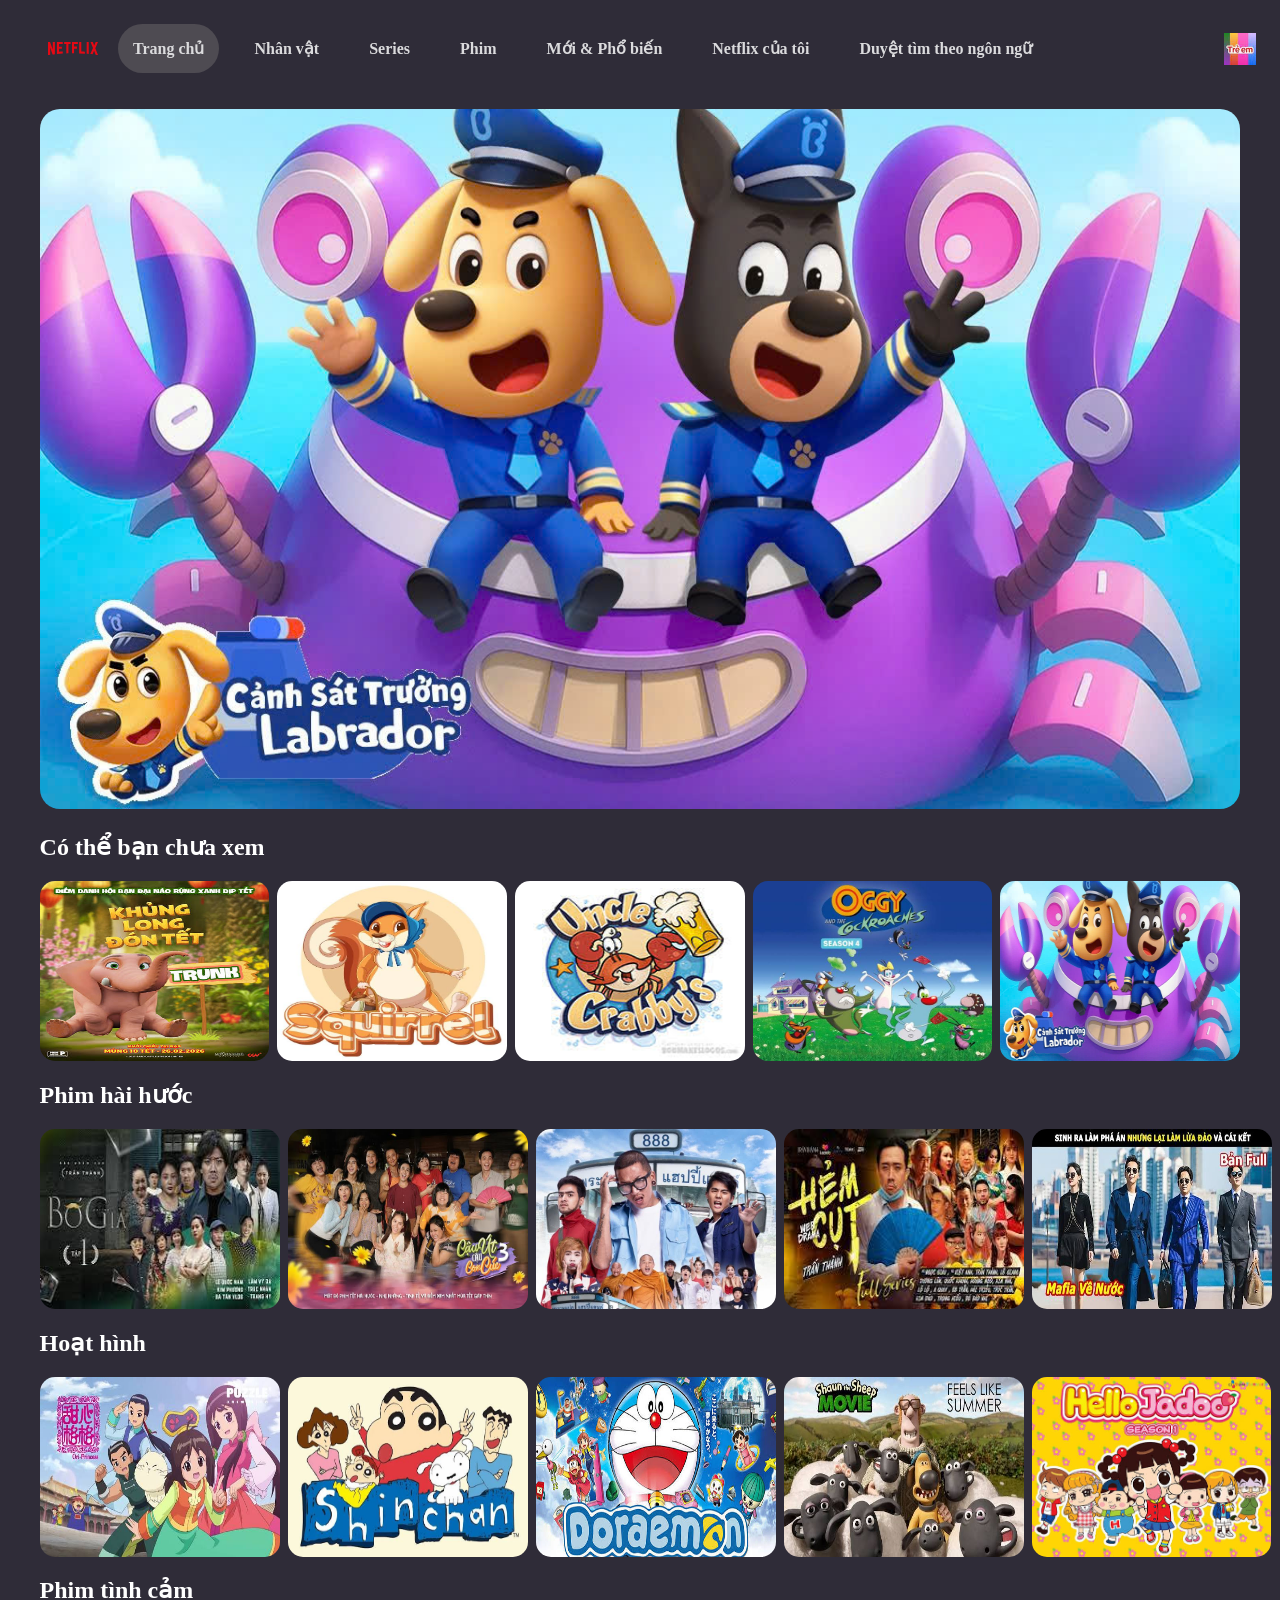
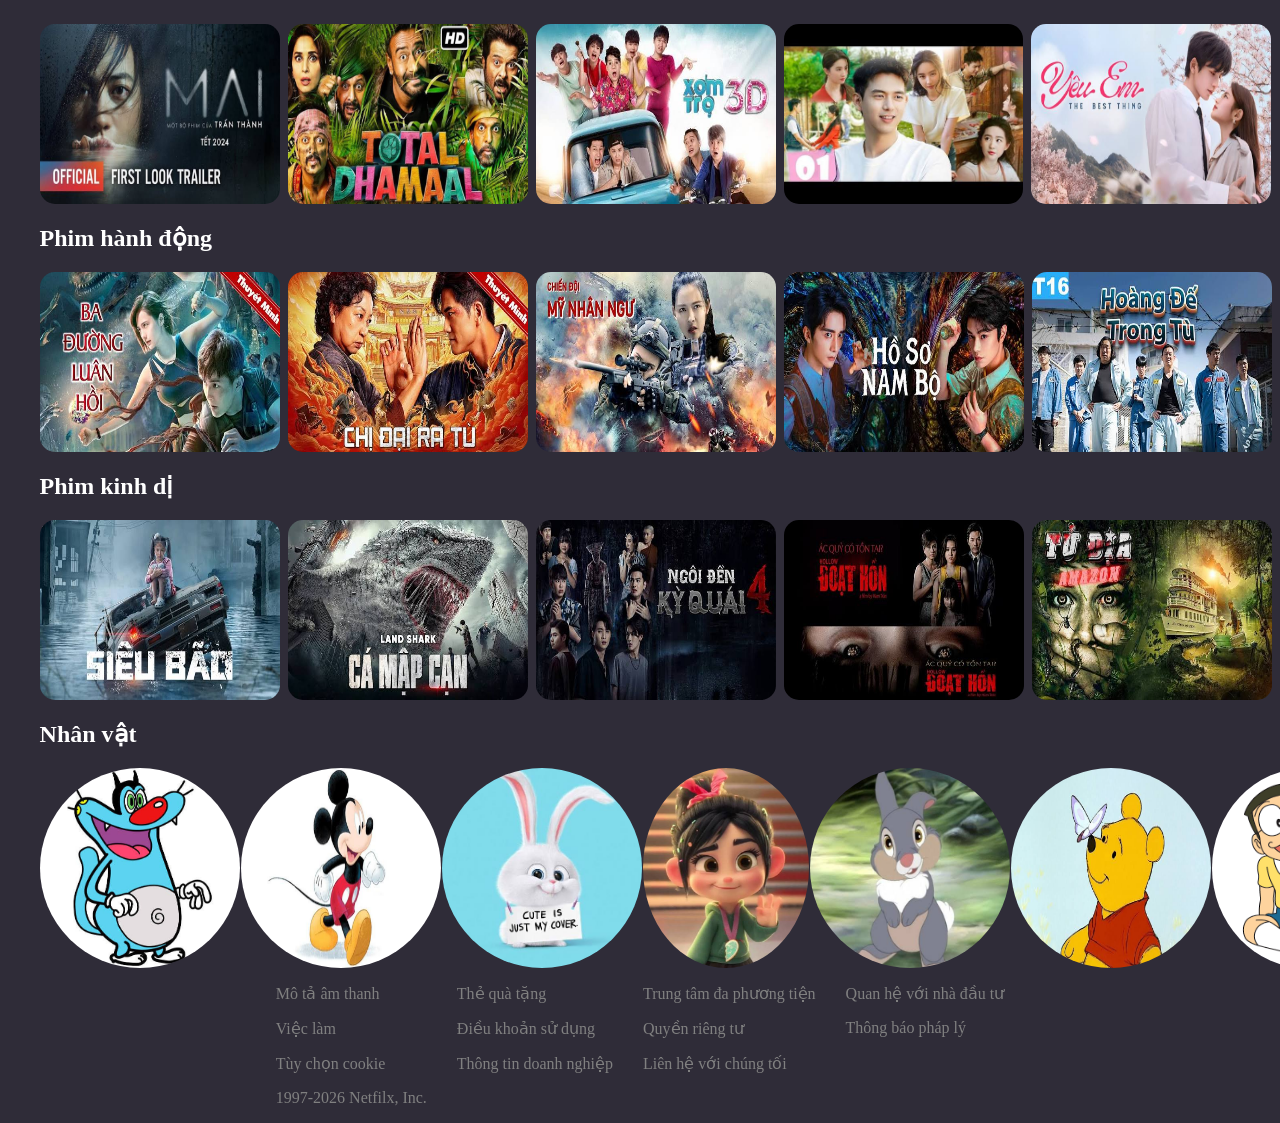
<file: index.html>
<!DOCTYPE html>
<html lang="en">
<head>
    <meta charset="UTF-8">
    <meta name="viewport" content="width=device-width, initial-scale=1.0">
    <title>Netflix</title>
    <link rel="stylesheet" href="style.css" type="text/css">
</head>
<body>
    <header>
    <!-- danh mục /chứa khu vực điều hướng -->
     <nav class="danh-muc">
        <ul class="danh-sach-muc">
            <img class="logo" src="../anh/netfix.svg" alt="">
            <li class="muc dang-chon"><a class="lien-ket-muc"href="#">Trang chủ</a></li>
            <li class="muc"><a class="lien-ket-muc"href="#">Nhân vật</a></li>
            <li class="muc"><a class="lien-ket-muc"href="#">Series</a></li>
            <li class="muc"><a class="lien-ket-muc"href="#">Phim</a></li>
            <li class="muc"><a class="lien-ket-muc"href="#">Mới & Phổ biến</a></li>
            <li class="muc"><a class="lien-ket-muc"href="#">Netflix của tôi</a></li>
            <li class="muc"><a class="lien-ket-muc"href="#"> Duyệt tìm theo ngôn ngữ</a></li>
        </ul>
     </nav>
     <div class="chuc-nang">
        <div class="tim-kiem"></div>
        <div class="thong-tin">
            <img class="avata" src="../anh/tre em.jpg" alt="">
        </div>
         
     </div>
    </header>
    <main>
        
        <div id="bannerPhim" onclick="xemTrailer()" class="banner">
           <img  id="bannerAnh" class="banner-anh" src="../anh/banner.jpg" alt="">
        </div>
        
        <div  id="khungTrailer"style="display:none;"class="banner">
            <iframe  id="videoTrailer" class="banner-anh" src="https://www.youtube.com/embed/I9qUzR3bHxA?si=lWeUDmp58rkm5Q4j" 
            title="YouTube video player" frameborder="0" allow="accelerometer; autoplay; clipboard-write; encrypted-media; gyroscope; picture-in-picture; web-share"
             referrerpolicy="strict-origin-when-cross-origin" allowfullscreen></iframe>
             <h1 class="ten">cảnh sát trưởng labrador</h1>
        </div>
        <div class="danh-sach-the-loai">
            <div class="the-loai">
                <div class="ten-the-loai">
                   <h2> Có thể bạn chưa xem</h2>
                </div>
                <!-- danh sach 1 -->
          <div class="danh-sach-phim">
           <div class="phim">
                <img src="../anh/anh1.jpg" class="phim-poster"onclick="chonPhim(1)"></img>
                <img src="../anh/anh2.jpg" class="phim-poster"onclick="chonPhim(2)"></img>
                <img src="../anh/anh3.jpg" class="phim-poster"onclick="chonPhim(3)"></img>
                <img src="../anh/anh4.jpg" class="phim-poster"onclick="chonPhim(4)"></img>
                <img src="../anh/banner.jpg" class="phim-poster"onclick="chonPhim(5)"></img>
                
            </div>
          </div>
           
             <div class="the-loai">
                <div class="ten-the-loai">
                   <h2>Phim hài hước</h2>
                   <!-- danh sach 2 -->
          <div class="danh-sach-phim">
            <div class="phim">
                <img src="netfix/BỐ GIÀ.jpg" class="phim-poster"onclick="chonPhim(6)"></img>
                <img src="netfix/CẬU ÚT CẬU CON CÚC.jpg" class="phim-poster"onclick="chonPhim(7)"></img>
                <img src="netfix/CHUYẾN XE BÁ ĐẠO.jpg" class="phim-poster"onclick="chonPhim(8)"></img>
                <img src="netfix/HẺM CỤT.jpg" class="phim-poster"onclick="chonPhim(9)"></img>
                <img src="netfix/Những kẻ lừa đảo siêu đẳng.jpg" class="phim-poster"onclick="chonPhim(10)"></img>
                
            </div>
          </div>
           
            
            <div class="the-loai">
                <div class="ten-the-loai">
                   <h2> Hoạt hình</h2>
                   <!-- danh sach 3-->
          <div class="danh-sach-phim">
           <div class="phim">
                <img src="netfix/CÔNG CHÚA ORI.jpg" class="phim-poster"onclick="chonPhim(11)"></img>
                <img src="netfix/Shin - Cậu Bé Bút Chì-hoathinh.jpg" class="phim-poster"onclick="chonPhim(12)"></img>
                <img src="netfix/doremon.jpg" class="phim-poster"onclick="chonPhim(13)"></img>
                <img src="netfix/Những Chú Cừu Thông Minh.jpg" class="phim-poster"onclick="chonPhim(14)"></img>
                <img src="netfix/Xin Chào Jadoo.jpg" class="phim-poster"onclick="chonPhim(15)"></img>
                
            </div>
          </div>
           
            <div class="the-loai">
                <div class="ten-the-loai">
                   <h2>Phim tình cảm</h2>
                   <!-- danh sach 4 -->
         <div class="danh-sach-phim">
             <div class="phim">
                <img src="netfix/mai.jpg" class="phim-poster"onclick="chonPhim(16)"></img>
                <img src="netfix/total dhamaal.jpg" class="phim-poster"onclick="chonPhim(17)"></img>
                <img src="netfix/xóm trọ 3d.jpg" class="phim-poster"onclick="chonPhim(18)"></img>
                <img src="netfix/TRÁI TIM CỦA THIÊN THẦN.jpg" class="phim-poster"onclick="chonPhim(19)"></img>
                <img src="netfix/Yêu Em.jpg" class="phim-poster"onclick="chonPhim(20)"></img>
                
            </div>
          </div>
          <div class="the-loai">
                <div class="ten-the-loai">
                   <h2>Phim hành động</h2>
                   <!-- danh sach 5 -->
         <div class="danh-sach-phim">
           <div class="danh-sach-phim">
             <div class="phim">
                <img src="netfix/BA ĐƯỜNG LUÂN HỒI.jpg" class="phim-poster"onclick="chonPhim(21)"></img>
                <img src="netfix/CHỊ ĐẠI RA TÙ.jpg" class="phim-poster"onclick="chonPhim(22)"></img>
                <img src="netfix/CHIẾN ĐỘI MỸ NHÂN NGƯ.jpg" class="phim-poster"onclick="chonPhim(23)"></img>
                <img src="netfix/Hồ Sơ Nam Bộ.jpg" class="phim-poster"onclick="chonPhim(24)"></img>
                <img src="netfix/HOÀNG ĐẾ TRONG TÙ.jpg" class="phim-poster"onclick="chonPhim(25)"></img>
                
            </div>
          </div>
            <div class="the-loai">
                <div class="ten-the-loai">
                   <h2>Phim kinh dị</h2>
                   <!-- danh sach 6 -->
         <div class="danh-sach-phim">
           <div class="danh-sach-phim">
             <div class="phim">
                <img src="netfix/SIÊU BÃO-kinhdi.jpg" class="phim-poster"onclick="chonPhim(26)"></img>
                <img src="netfix/CÁ MẬP CẠN-kinhdi.jpg" class="phim-poster"onclick="chonPhim(27)"></img>
                <img src="netfix/NGÔI ĐỀN MA QUÁI.jpg" class="phim-poster"onclick="chonPhim(28)"></img>
                <img src="netfix/Đoạt Hồn-kinhdi.jpg" class="phim-poster"onclick="chonPhim(29)"></img>
                <img src="netfix/TỬ ĐỊA AMAZON-kinhdi.jpg" class="phim-poster"onclick="chonPhim(30)"></img>
                
            </div>
          </div>
           <div class="the-loai">
           <div class="ten-the-loai">
                   <h2>Nhân vật</h2>
                   <!-- danh sach 7 -->
          <div class="danh-sach-nhan-vat">
                <img src="../anh/nv1.jpg" class="nhan-vat"></img>
                <img src="../anh/nv2.jpg" class="nhan-vat"></img>
                <img src="../anh/nv3.jpg" class="nhan-vat"></img>
                <img src="../anh/nv4.jpg" class="nhan-vat"></img>
                <img src="../anh/nv5.jpg" class="nhan-vat"></img>
                <img src="../anh/nv6.jpg" class="nhan-vat"></img>
                <img src="../anh/nobita.png" class="nhan-vat"></img>
            </div>
          </div>
        </div>
        <div class="thong-tin">
            <div class="cot">
                <p> Mô tả âm thanh</p>
                <p> Việc làm</p>
                <p> Tùy chọn cookie</p>
                <p> 1997-2026 Netfilx, Inc.</p>
            </div>
            <div class="cot">
                <p>Thẻ quà tặng</p>
                <p>Điều khoản sử dụng</p>
                <p> Thông tin doanh nghiệp</p>
            </div>
            <div class="cot">
                <p>Trung tâm đa phương tiện</p>
                <p> Quyền riêng tư</p>
                <p>Liên hệ với chúng tối</p>
            </div>
            <div class="cot">
                <p>Quan hệ với nhà đầu tư</p>
                <p> Thông báo pháp lý</p>
            </div>
        </div>
    </main>
    <script src="script.js"></script>
</body>
</html>
</file>
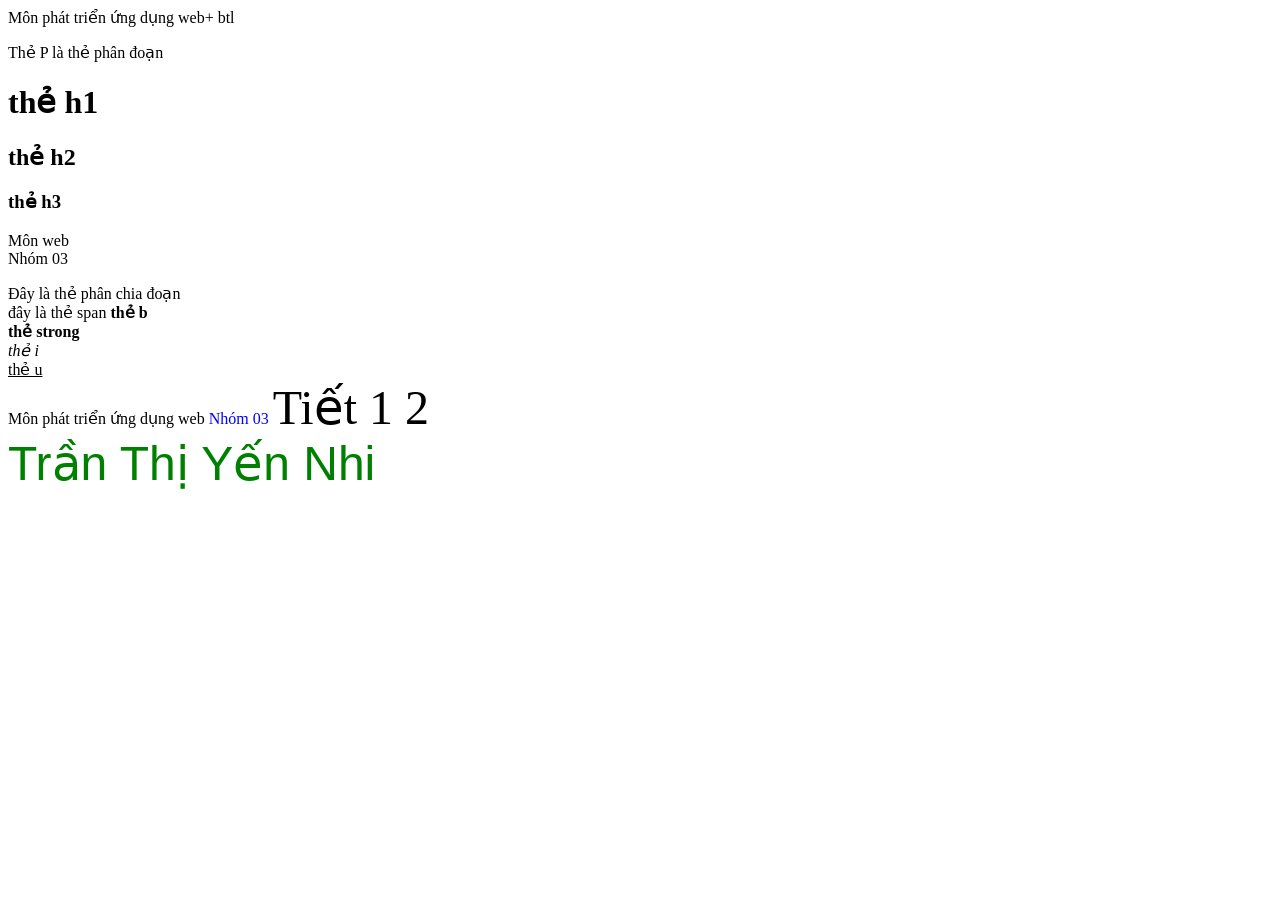
<file: bai1/index.html>
<html>
    <head>
        <title>Bai 1 html </title>
    </head>
    <body>
      Môn phát triển ứng dụng web+ btl
        <!-- để chú thích dùng 2 cách
         c1: Ctrl + K + C
         c2: ctrl + / -->

         <p> Thẻ P là thẻ phân đoạn</p>

         <!-- thẻ h là thẻ định dạng đề mục -->
         <h1> thẻ h1 </h1>
         <h2> thẻ h2</h2>
         <h3> thẻ h3</h3>

         <!-- thẻ br để xuống dòng ( ko có thẻ đóng) -->
         <p> Môn web <br> Nhóm 03</p>

         <!-- thẻ div và span để phân chia đoạn -->
         <div> Đây là thẻ phân chia đoạn</div>
         <span>đây là thẻ span</span>

         <!-- chữ đậm -->
          <b> thẻ b </b><br>
          <strong> thẻ strong </strong><br>

          <!-- chữ nghiêng -->
            <i> thẻ i</i> <br>

            <!-- gạch chân -->
             <u> thẻ u </u><br>

        <div> <font face="verdana">Môn phát triển ứng dụng web </front>
                   <font color="blue">Nhóm 03</font>
                   <font Size="10"> Tiết 1 2</font>
        </div>
        <div> <font face="arial"  color="green" size="10"> Trần Thị Yến Nhi</font>
        </div>
            
        </body>
</html>
</file>
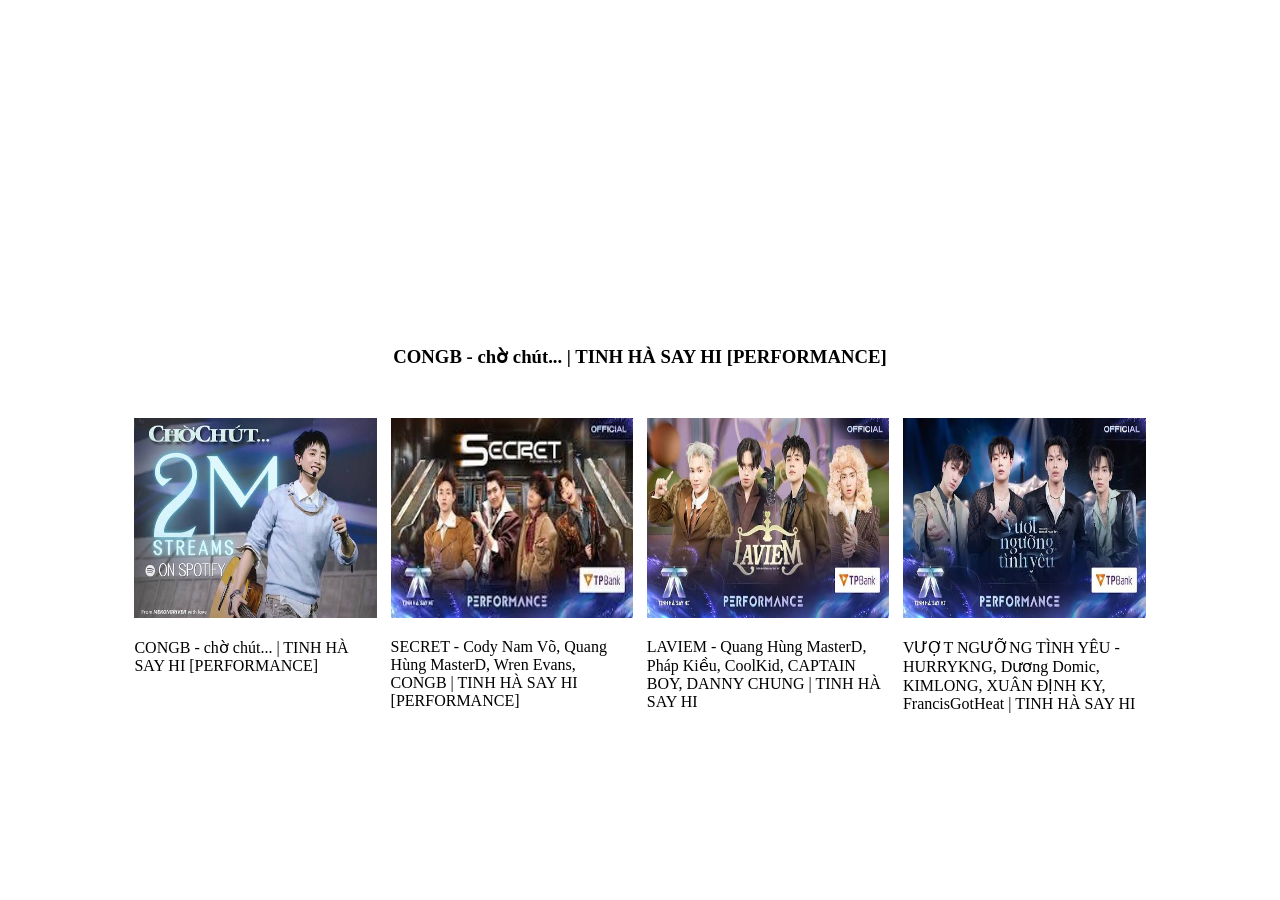
<file: bai10/index.html>
<!DOCTYPE html>
<html lang="en">
<head>
    <meta charset="UTF-8">
    <meta name="viewport" content="width=<device-width>, initial-scale=1.0">
    <title>Document</title>
    <style>
        .video{
            
            margin:auto;
            text-align:center;
           
        }
        .danh-sach{
            width:80%;
            display:flex;
            margin:50px auto;
            justify-content:space-between;
        }
        .anh{
            width:24%;
            height:100px;
            background-color:aqua;
            
        }
        img{
            width:100%;
            height:200px;
        }
    </style>
</head>
<body>
     <!-- màn xem -->
    <div class="video">
    <iframe  width="560" height="315" src="https://www.youtube.com/embed/eedlpxUw8zg?si=2U5Liw2ucLrBwsrO" 
    title="YouTube video player" 
    frameborder="0" allow="accelerometer; autoplay; clipboard-write; encrypted-media; gyroscope; picture-in-picture; web-share" 
    referrerpolicy="strict-origin-when-cross-origin" allowfullscreen></iframe>
    <h3 class="ten">CONGB - chờ chút... | TINH HÀ SAY HI [PERFORMANCE]</h3>
    </div>
    <div class="danh-sach" > 
        <div class="anh" onclick="chonVid(1)">
          <img src="../bai10/chờ chút.jpg" alt="">
          <p>CONGB - chờ chút... | TINH HÀ SAY HI [PERFORMANCE]</p>
        </div>
        <div class="anh" onclick="chonVid(2)">
          <img src="../bai10/secert.jpg" alt="">
          <p>SECRET - Cody Nam Võ, Quang Hùng MasterD, Wren Evans, CONGB | TINH HÀ SAY HI [PERFORMANCE]</p>
        </div>
        <div class="anh" onclick="chonVid(3)">
          <img src="../bai10/LAVIEM.jpg" alt="">
          <p>LAVIEM - Quang Hùng MasterD, Pháp Kiều, CoolKid, CAPTAIN BOY, DANNY CHUNG | TINH HÀ SAY HI</p>
        </div>
        <div class="anh" onclick="chonVid(4)">
          <img src="../bai10/VƯỢT NGƯỠNG TÌNH YÊU.jpg" alt="">
          <p>VƯỢT NGƯỠNG TÌNH YÊU - HURRYKNG, Dương Domic, KIMLONG, XUÂN ĐỊNH KY, FrancisGotHeat | TINH HÀ SAY HI</p>
        </div>
    </div>
    <script>
        var danhSachVid =[
            {
                id:1,
                ten:"CONGB - chờ chút... | TINH HÀ SAY HI [PERFORMANCE]",
                duongDanAnh:"anh1.jpg",
                duongDanYoutube:"https://www.youtube.com/embed/eedlpxUw8zg?si=5DbAEGI2S0TY7dYB",
            },
            {
                id:2,
                ten:"SECRET - Cody Nam Võ, Quang Hùng MasterD, Wren Evans, CONGB | TINH HÀ SAY HI [PERFORMANCE]",
                duongDanAnh:"anh2.jpg",
                duongDanYoutube:"https://www.youtube.com/embed/Rb3hfEPyJxQ?si=ZkK9NCmdYcDrvl5c",
            },
            {
                id:3,
                ten:"LAVIEM - Quang Hùng MasterD, Pháp Kiều, CoolKid, CAPTAIN BOY, DANNY CHUNG | TINH HÀ SAY HI",
                duongDanAnh:"anh3.jpg",
                duongDanYoutube:"https://www.youtube.com/embed/XqLsUne19Gs?si=jdGc9xAGzBkbuli8",
            },
            {
                id:4,
                ten:"VƯỢT NGƯỠNG TÌNH YÊU - HURRYKNG, Dương Domic, KIMLONG, XUÂN ĐỊNH KY, FrancisGotHeat | TINH HÀ SAY HI",
                duongDanAnh:"anh4.jpg",
                duongDanYoutube:"https://www.youtube.com/embed/3YJegkIccEY?si=Dj_d9Eg7DpvHqvcl" ,
            },
        ];
        function chonVid(id){
            for(let i=0;i<danhSachVid.length;i++){
                if(danhSachVid[i].id==id){
                    document.getElementsByClassName("ten")[0].innerHTML=danhSachVid[i].ten;
                    document.getElementsByTagName("iframe")[0].src=danhSachVid[i].duongDanYoutube;
                }
           
            }
        }
       
    </script>
</body>
</html>
</file>
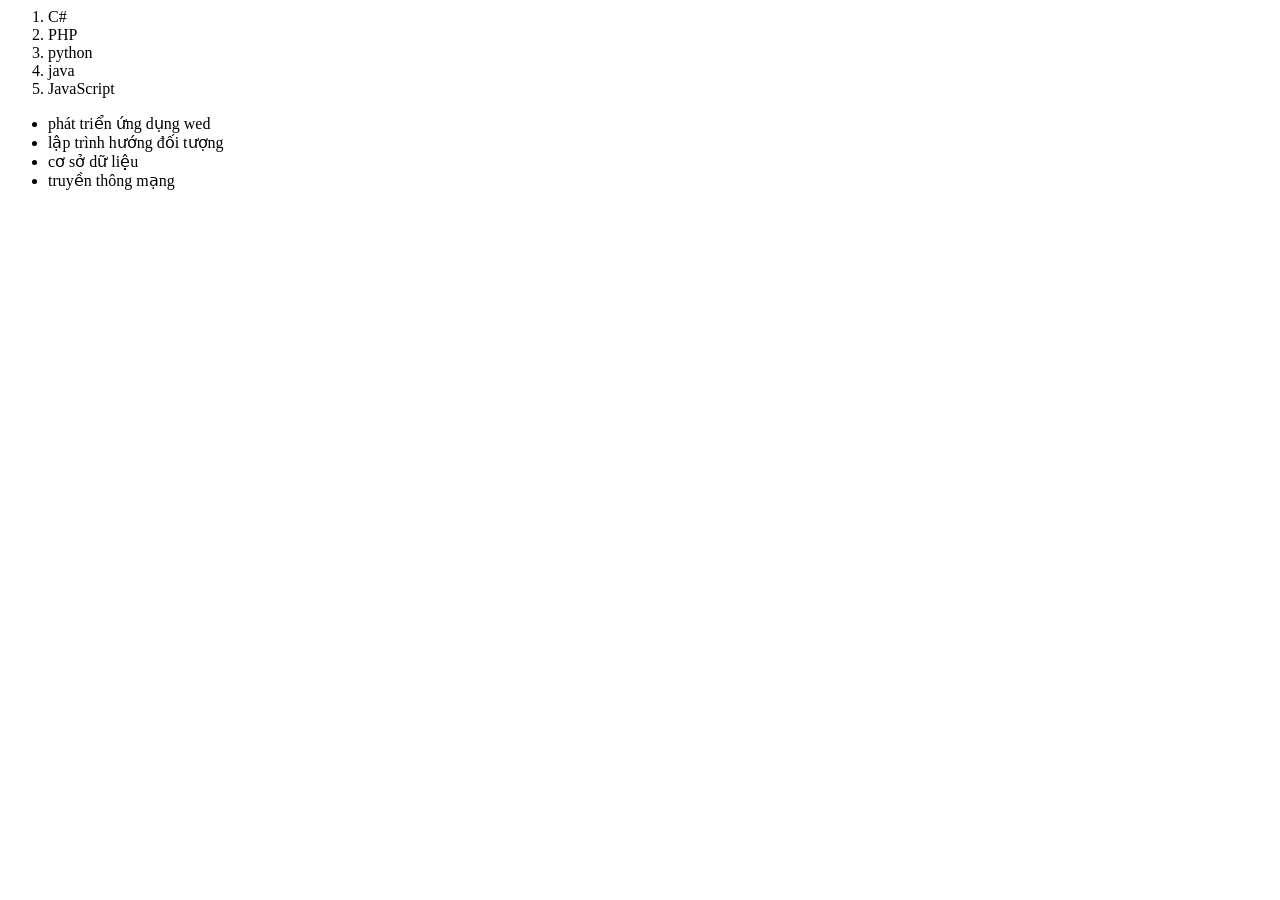
<file: bai3/index.html>
<html>
    <head>
        <title>bài 3</title>
    </head>
    <body>
        <ol>
            <li>C#</li>
            <li>PHP</li>
            <li>python</li>
            <li>java</li>
            <li>JavaScript</li>
        </ol>
        <ul>
            <li>phát triển ứng dụng wed</li>
            <li>lập trình hướng đối tượng</li>
            <li>cơ sở dữ liệu </li>
            <li>truyền thông mạng</li>
            <table
        </ul>
    </body>
</html>
</file>
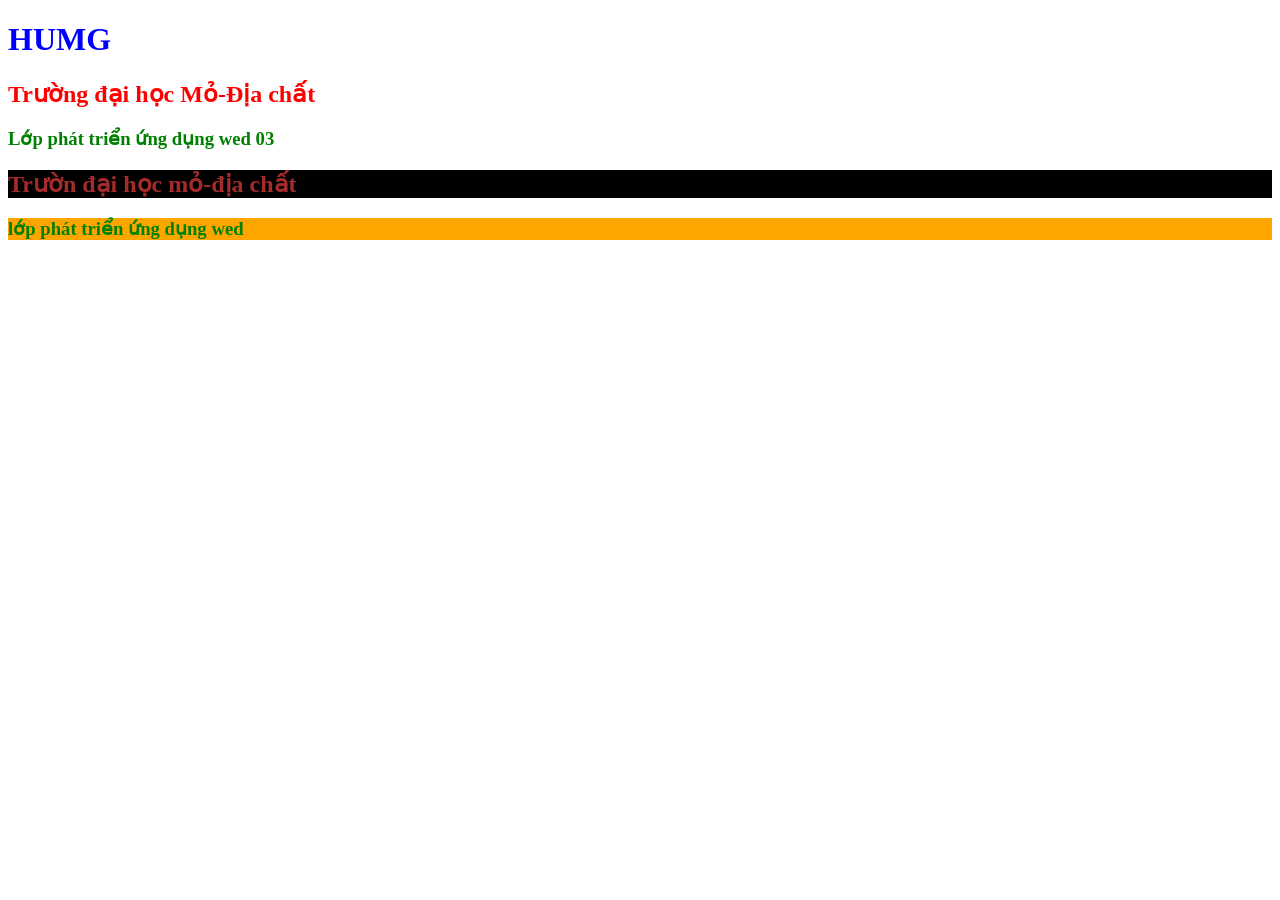
<file: bai5/index.html>
<!DOCTYPE html>
<html lang="en">
<head>
    <meta charset="UTF-8">
    <meta name="viewport" content="width=>, initial-scale=1.0">
    <title>Bai 5</title>
    <link rel="stylesheet" href="style.css" type="text/css">
    <style>
        /* loại 2 :internal style */
        h2{
            /* color dùng để định dạng màu chữ */
            color:red;
        }
            #tieude{
                color:brown;
            }
        
    </style>
</head>   
<body>
    <h1 style="color:blue">HUMG</h1>
     <!-- loại 1 inline style -->
    <!-- Kiểu 1 viết style trong thẻ -->

     <!-- Kiểu 2  -->
     <h2>Trường đại học Mỏ-Địa chất</h2>

     <h3>Lớp phát triển ứng dụng wed 03</h3>

      <!-- II.selector
     cách 1:dùng tên thẻ -->
     <!-- cách 2:dùng id  -->
      <h2 id="tieude" class="tieude">Trườn đại học mỏ-địa chất</h2>
      <!-- cách 3 :dung class (viết dấy,trước tên class) -->

      <h3 class="tieude2">lớp phát triển ứng dụng wed</h3>
</body>
</html>
</file>
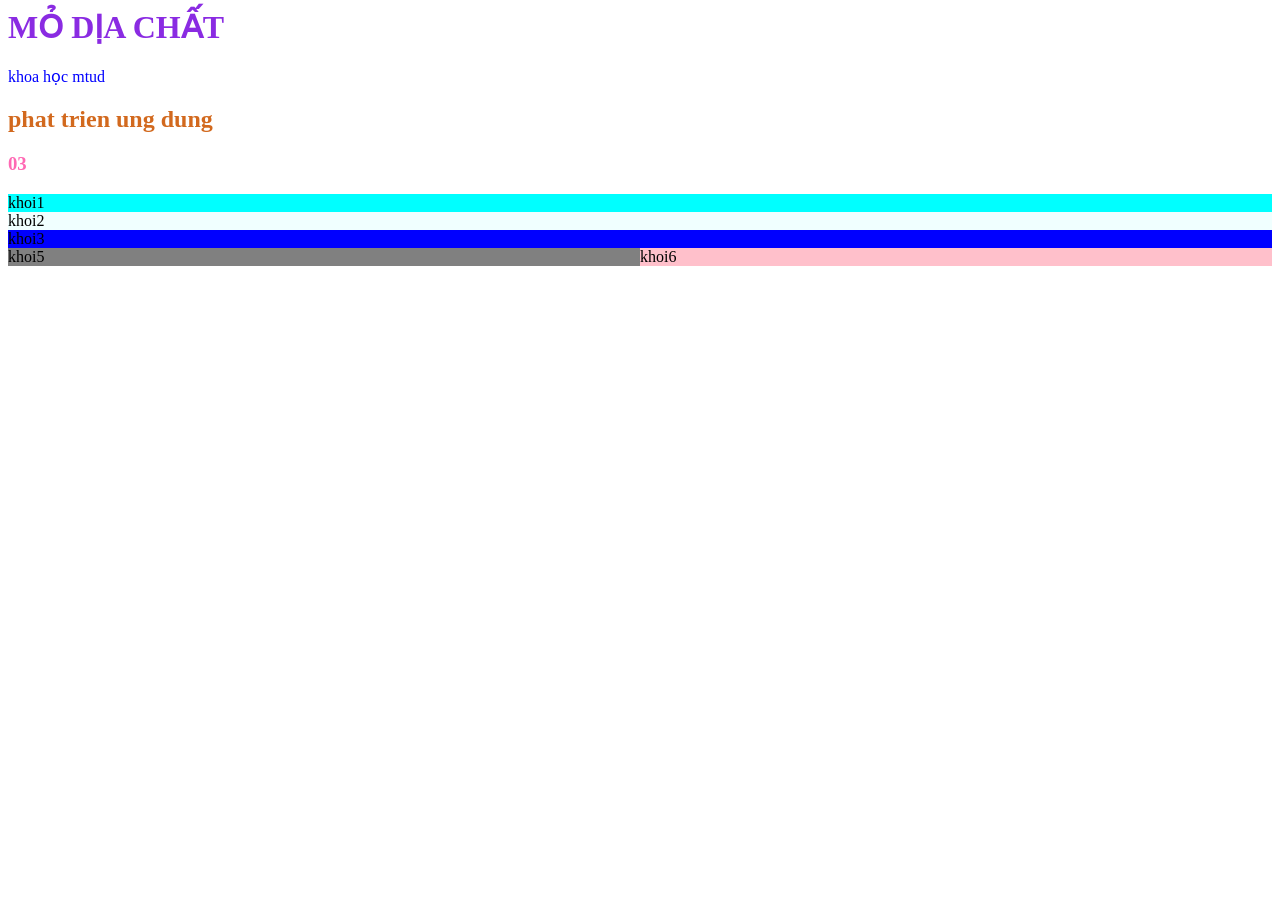
<file: bai6/index.html>
<html>
    <head>
        <title>bai 6</title>
        <style>
            p{
                color:blue
            }
        #tieude{
            color:chocolate
        }
         h3.nhom{
            color:hotpink
        }

        </style>
        <style>
            .khoi1{
               background-color:cyan;
            }
            .khoi2{
                background-color:azure;
                /* 1 giai tri : cach deu xung quanh = gia tri do */
                /* 2 giai tri : gia tri dau {tren duoi}, gia tri 2 ( phai, trai) */
                /* 4  gia tri : theo thu tu tren phai duoi trai */
                margin: 50px;
                
                 /* giong margin maf ben trong background */
                 margin:auto;
                 /* margin auto căn khối ra giữa */
            }
            .khoi3{
                background-color:blue;
            }
            .khoi4{
                background-color:orange;
                display: flex;
            }
            .khoi5{
                background-color:grey;
                width:50%;
            }
            .khoi6{
                background-color:pink;
                 width:50%;
            }
        </style>
    </head>
    <body>
      <h1 style="color:blueviolet">MỎ DỊA CHẤT</h1>
      <p>khoa học mtud</p>
      <h2 id="tieude">phat trien ung dung</h2>
      <h3 class="nhom">03</h3>

    </body>
    <body>
        <div class="khoi1">khoi1</div>
        <div class="khoi2">khoi2</div>
        <div class="khoi3">khoi3</div>

        <div class="khoi4">
        <div class="khoi5">khoi5</div>
        <div class="khoi6">khoi6</div></div>
    </body>
</html>
</file>
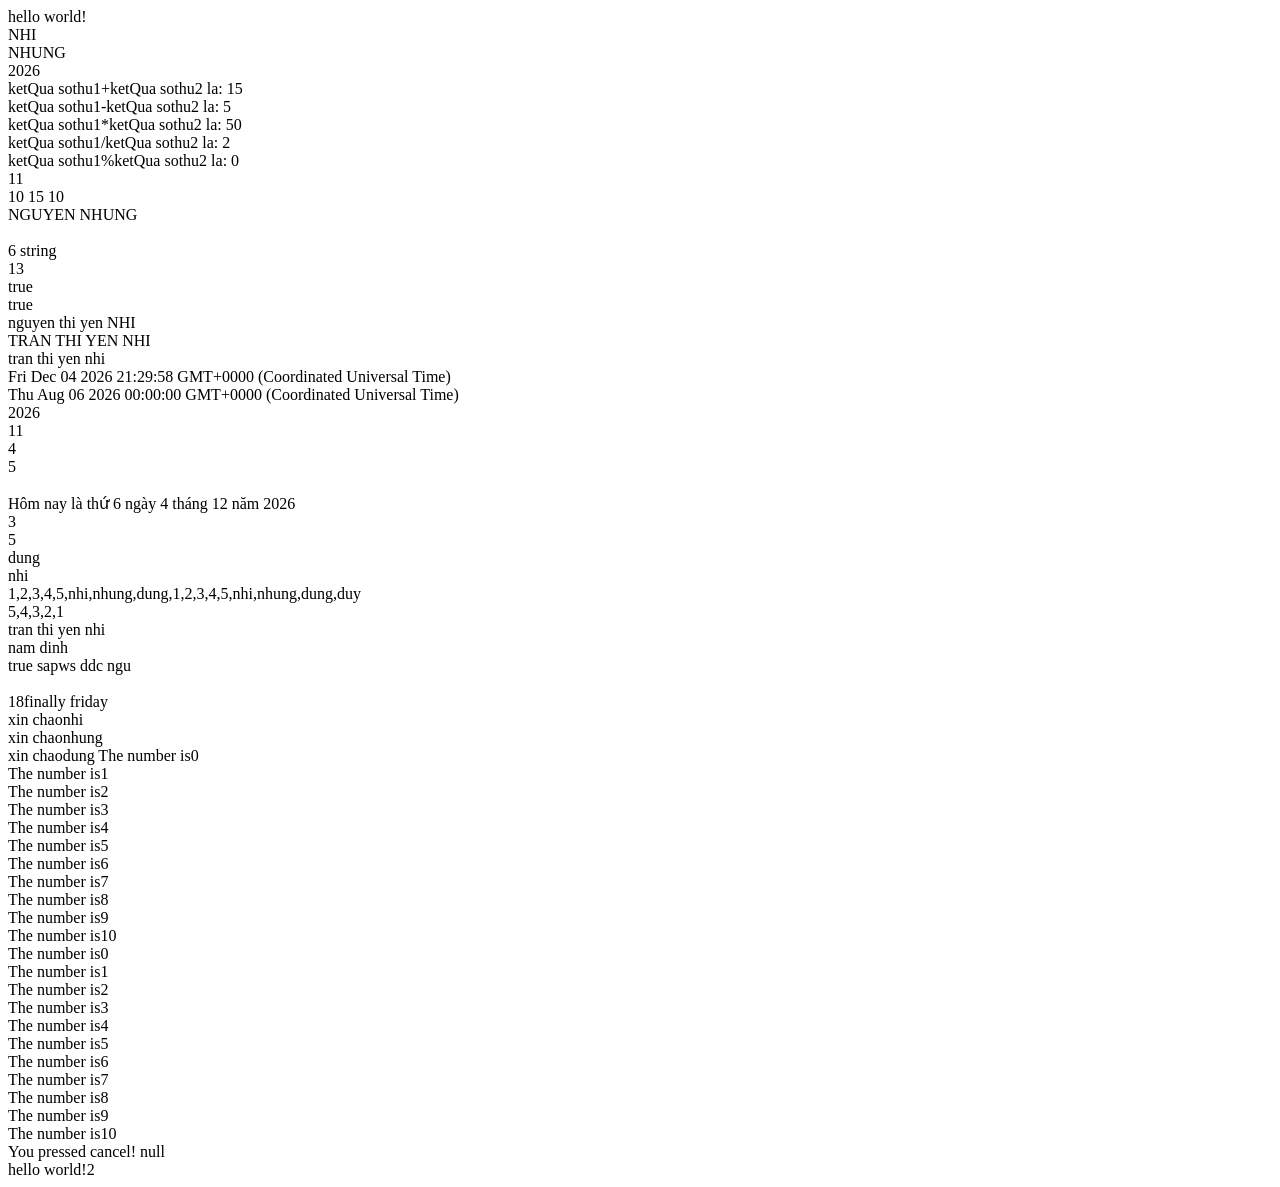
<file: bai7/index.html>
<!DOCTYPE html>
<html lang="en">
<head>
    <meta charset="UTF-8">
    <meta name="viewport" content="width=device-width, initial-scale=1.0">
    <title>Document</title>
</head>
<body>
    <!-- internal javaScript -->
    <script>
        //  in ra màn hình
        document.writeln("hello world!<br>");

        // khai báo biến
        var name = "NHI <br>";
        document.writeln(name);
        name = "NHUNG<br>";
        document.writeln(name);

        var year= 2026;
        document.writeln(year);
        //Phep cong//
       var sothunhat = 10;
        var sothuhai =5;
        var ketQua =0;
        //cong+//
        document.writeln( "<br>ketQua sothu1+ketQua sothu2 la:");
        ketQua= sothunhat+sothuhai;
        document.writeln(ketQua);
        //tru-//
        document.writeln( "<br>ketQua sothu1-ketQua sothu2 la:");
        ketQua= sothunhat-sothuhai;
        document.writeln(ketQua);
        //nhan
        document.writeln( "<br>ketQua sothu1*ketQua sothu2 la:");
        ketQua= sothunhat*sothuhai;
        document.writeln(ketQua);
        //chia
        document.writeln( "<br>ketQua sothu1/ketQua sothu2 la:");
        ketQua= sothunhat/sothuhai;
        document.writeln(ketQua);
        //chia %
        document.writeln( "<br>ketQua sothu1%ketQua sothu2 la:");
        ketQua= sothunhat%sothuhai;
        document.writeln(ketQua);

        //++
        document.writeln("<br>");
        document.writeln(++sothunhat);
        // document.writeln("<br>");
        // document.writeln(sothunhat++);
        //--
        document.writeln("<br>");
        document.writeln(--sothunhat );

        // +=
        sothunhat += sothuhai;
        document.writeln(sothunhat);

        //-=
        sothunhat -= sothuhai;
        document.writeln(sothunhat);

        var ho = "NGUYEN";
        document.writeln( "<br>"+ho+" "+name);
        document.writeln("<br>");
        document.writeln(ho.length);

        // kiem tra kieu du lieu cua bien
        document.writeln(typeof(ho));
        //
         document.writeln("<br>");
        var hovaten = "tran thi yen NHI";
        document.writeln(hovaten.indexOf("N"));
         document.writeln("<br>");

        document.writeln(hovaten.includes("n"));
         document.writeln("<br>");
        document.writeln(hovaten.startsWith("tran"));
        // kiemtra
        document.writeln("<br>");
        //thay the ki tu
        document.write(hovaten.replace("tran","nguyen"));
                 document.writeln("<br>");
        document.write(hovaten.toUpperCase());
                document.writeln("<br>");   
        document.write(hovaten.toLocaleLowerCase());
         
        //Date
        var homnay =new Date();
        document.writeln("<br>");
        document.write(homnay);
        //
        var ngay =new Date("8/6/2026");
         document.writeln("<br>");
        document.write(ngay);
        //
        var namnay = homnay.getFullYear();
        document.writeln("<br>");
        document.write(namnay);

        var thangnay = homnay.getMonth();
        document.writeln("<br>");
        document.write(thangnay);

        var ngayhomnay = homnay.getDate();
        document.writeln("<br>");
        document.write(ngayhomnay);
     
        var thuhomnay = homnay.getDay();
         document.writeln("<br>");
        document.write(thuhomnay);
    
        document.writeln("<br>");
        document.writeln("<br> Hôm nay là thứ " + ++thuhomnay + " ngày " + ngayhomnay + " tháng " + ++thangnay + " năm " + namnay);

        //mảng
        var mangso= [1,2,3,4,5];
        document.writeln("<br>");
        document.writeln(mangso[2]);
        document.writeln("<br>");
        document.writeln(mangso.length);
       
        document.writeln("<br>");
        var mangten=["nhi","nhung","dung"]
        document.writeln(mangten[2]);
        
        document.writeln("<br>");
        var mang= [1,2,3,4,5,"nhi","nhung","dung"];
        document.writeln(mang[5]);

        var d = mang.concat(mangso,mangten);
         document.writeln("<br>");
         //"-" các phần tử trong mảng
        //  document.writeln(d.join("-"));
         //in ra phần tử cuối cùng
        //  document.writeln(d.pop());
        d.push("duy")
         document.writeln(d);
         document.writeln("<br>");
         document.writeln(mangso.reverse());
         document.writeln("<br>");
         //object
        var thongtinsinhvien ={
            ten: "tran thi yen nhi",
            namsinh:2006,
            quequan:{
                thanhpho:"nam dinh",
                huyen:"trực ninh"
            }
        };
        //in ra ten
        document.write(thongtinsinhvien.ten);
        document.writeln("<br>");
        //in ra ten que tp
        document.writeln(thongtinsinhvien.quequan.thanhpho);
        tuoi = namnay-thongtinsinhvien.nansinh;
        thongtinsinhvien.tuoi=tuoi;
        // console.log(thongtinsinhvien);
        //boolean:true nam/ false nu
        thongtinsinhvien.gioitinh = false;

        var danhsach=[
            {}
         
        ]
        console.log(danhsach);

        //== != ><
        //=== so sanhs ca gia tri va du lieu
        var so1= 5;
        var so2= 10;
        document.writeln("<br>");
        document.writeln(so1 !==so2);

        if(thuhomnay>=7){
            document.writeln("cuoi tuan");
        
        }
        else if(thuhomnay==6){
            document.writeln("sapws ddc ngu");
        }

        else{
            document.writeln("di hoc");
        }
        document.writeln("<br>");
        //kiem tra so chan le
        var so="200000000000000001";
        var doDai = so.length;
        var soCuoiCung = so[doDai-1];
        document.writeln("<br>");
        //  document.write(soCuoiCung);
        document.write(doDai);
        // if(so%2==0){
        //   document.writeln(so+"sochan");
        // }else{
        //      document.writeln(so+"sole");
        // }
        // switch  case
        var d= new Date();
        var theDay =d.getDay();
        switch (theDay){
        case 5:
            document.write("finally friday");
            break;
        case 6:
            document.write("Super Saturday");
            break;
        case 0:
            document.write("Sleepy Sunday");
            break;
        default:
            document.write("Im looking fordword to this weekend");
        }
        
        // for (var index = 1;index<= 1000; index++){
        //     document.writeln("<br>");
        //     document.writeln("quang anh xl"+ index);
        // }
        // mang var mang= [1,2,3,4,5,"nhi","nhung","dung"];
        for (var i = 0; i < mang.length; i++) {
    if (isNaN(mang[i])==true) {
        document.writeln("<br>");
        document.writeln("xin chao" +mang[i]);
    }
}
      //while
       var i=0;
      while(i<=10){
        document.writeln("The number is"+i);
         document.write("<br />");
         i=i+1;
      }  
     //do while
     var j =0;
     do{
         document.writeln("The number is"+j);
         document.write("<br />");
         j=j+1;
     }while(j<=10)

      //popup boxes
      alert("hello");

       var r =confirm("press a button")
       if (r==true){
         document.writeln("You pressed OK!");
       }
       else{
         document.writeln("You pressed cancel!");
       }
       var r=prompt("Nhap vao ho ten","nhap ten o day")
       document.writeln(r);


       
    </script>
    <script src="script.js"></script>
</body>
</html>
</file>
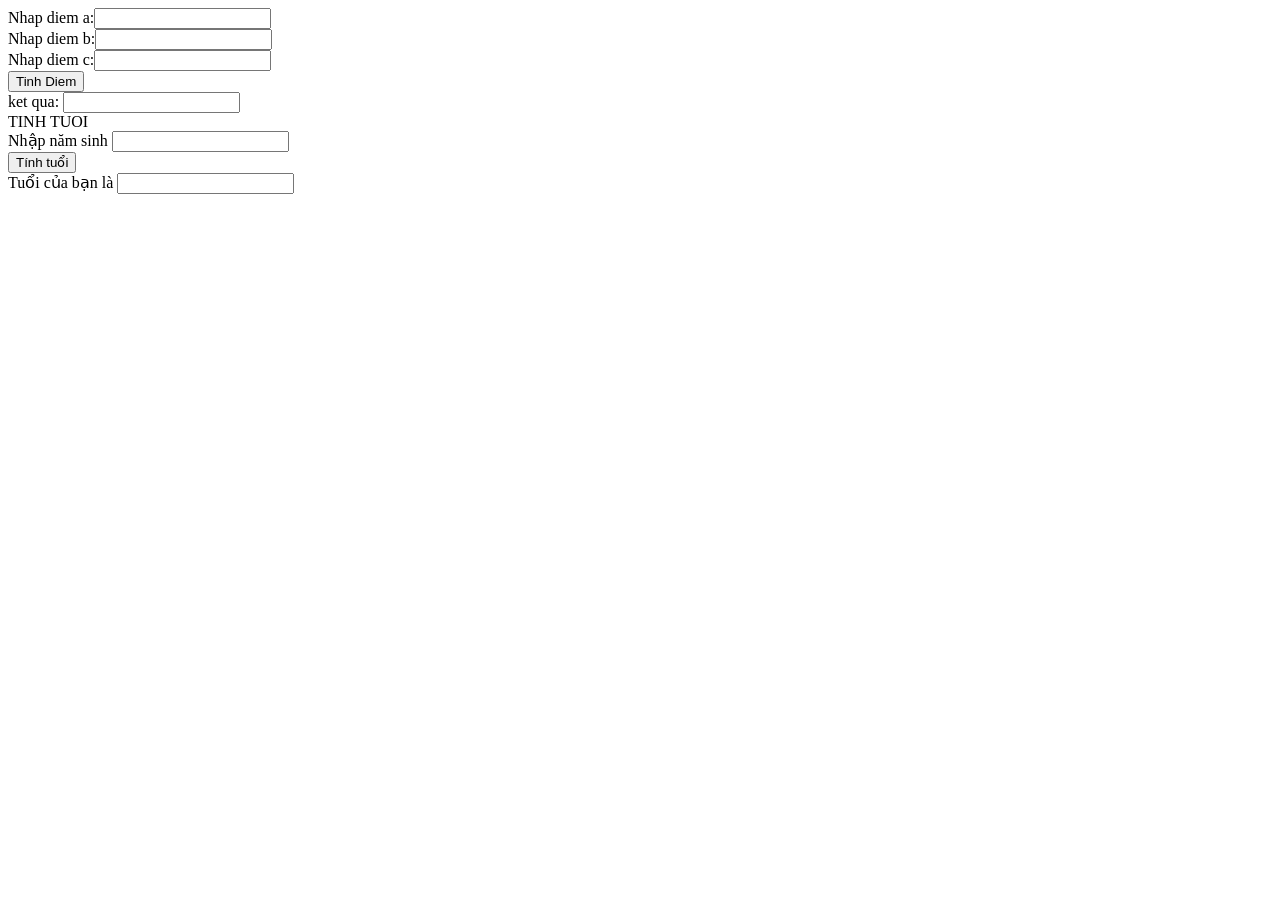
<file: bai8-java/index.html>
<!DOCTYPE html>
<html lang="en">
<head>
    <meta charset="UTF-8">
    <meta name="viewport" content="width=device-width, initial-scale=1.0">
    <title>Document</title>
</head>
<body>
    <div>
        Nhap diem a:<input id="diema" type="number">
    </div>
        <div>
        Nhap diem b:<input id="diemb" type="number">
    </div>
    <div>
        Nhap diem c:<input id="diemc" type="number">
    </div>
    
    <div>
        <button onclick="tinhDiem()">Tinh Diem</button>
    </div>
    <div>
        ket qua: <input id="ketqua" type="text">
    </div>

    
    <div>TINH TUOI</div>
    <div>
        Nhập năm sinh <input id="namSinh" type="number">
    </div>
    <div>
        <button onclick="tinhTuoi()">Tính tuổi</button>
    </div>
    <div>
        Tuổi của bạn là <input id="tuoi" typr="number">
    </div>

    <script>
       function tinhTuoi(){
            var namSinh=parseFloat(document.getElementById("namSinh").value);
            var homNay=new Date();
            var namNay=homNay.getFullYear();
            tuoii=namNay-namSinh;
            document.getElementById("tuoi").value = tuoii;
        }



    
        function tinhDiem() {
         var a = parseFloat( document.getElementById("diema").value);
         var b = parseFloat(document.getElementById("diemb").value);
         var c =parseFloat (document.getElementById("diemc").value);

        //  document.write("diem a nhap vao la:" +a);
        //  document.write("<br>diem b nhap vao la:" +b);
        //  document.write("<br>diem c nhap vao la:" +c);

        // tinhDiemChu(a,b,c);

        document.getElementById("ketqua").value= tinhDiemChu(a,b,c);
        }
        function tinhDiemChu(a, b, c) {
                var tong = a * 0.6 + b * 0.3 + c * 0.1;
                var kq = "";
                if (tong >= 0 && tong < 4) {
                    kq = "F";
                } else if (tong >= 4 && tong < 5) {
                    kq = "D";
                } else if (tong >= 5 && tong < 7) {
                    kq = "C";
                } else if (tong >= 7 && tong < 8){
                    kq = "B";
                } else if (tong >= 8 && tong <= 10) {
                    kq = "A";
                } else {
                    kq = "Điểm không hợp lệ!"
                }
                return kq;
            }


        //fucntion
        //ko tham so
        // function sayHello(){
        //     document.writeln("Hello");

        // }
        // //goi ham de hien thi
        // sayHello();
        // sayHello();
        // sayHello();

        //co tham so
    function sayHello2(ten){
        document.writeln("<br> Xin Chao ban "+ten)
    }

    // sayHello2("nhi");
    //  sayHello2("nhung");
    //   sayHello2("dung");

      // Hàm chuyên nhận 2 số và trả về tổng
// function tinhTong(a, b) {
//     return a + b;
// }

// // Lấy dữ liệu nhập vào từ người dùng
// var num1 = Number(prompt("Nhập số thứ nhất:"));
// var num2 = Number(prompt("Nhập số thứ hai:"));

// // Kiểm tra tính hợp lệ trước khi tính
// if (!isNaN(num1) && !isNaN(num2)) {
//     var ketQua = tinhTong(num1, num2);
//     document.writeln("Tổng của " + num1 + " và " + num2 + " là: " + ketQua);
// } else {
//     document.writeln("Giá trị nhập vào không phải là số hợp lệ!");
// }

function tinhtong(a,b){
    if(isNaN(a) ==false && isNaN(b) ==false){
        document.write(a+b);
    }
    var sothunhat = prompt("Nhập số thứ 1","");
    var sothuhai = prompt("Nhập số thứ 2","");
    tinhtong(sothunhat,sothuhai);
}

//baitapvenhaso2
//viet ham tinh diem chu dua tren 3 dau diem (ABC)
//tong A*0.6+B*0.3+C*0,1=> diem chu tuong ung

//chuyển chuỗi thành số
// parselnt("42");
// parselnt("42.33");
// parsefloat("42.33");
// 3+3+parselnt("3")



    
    </script>
</body>
</html>
</file>
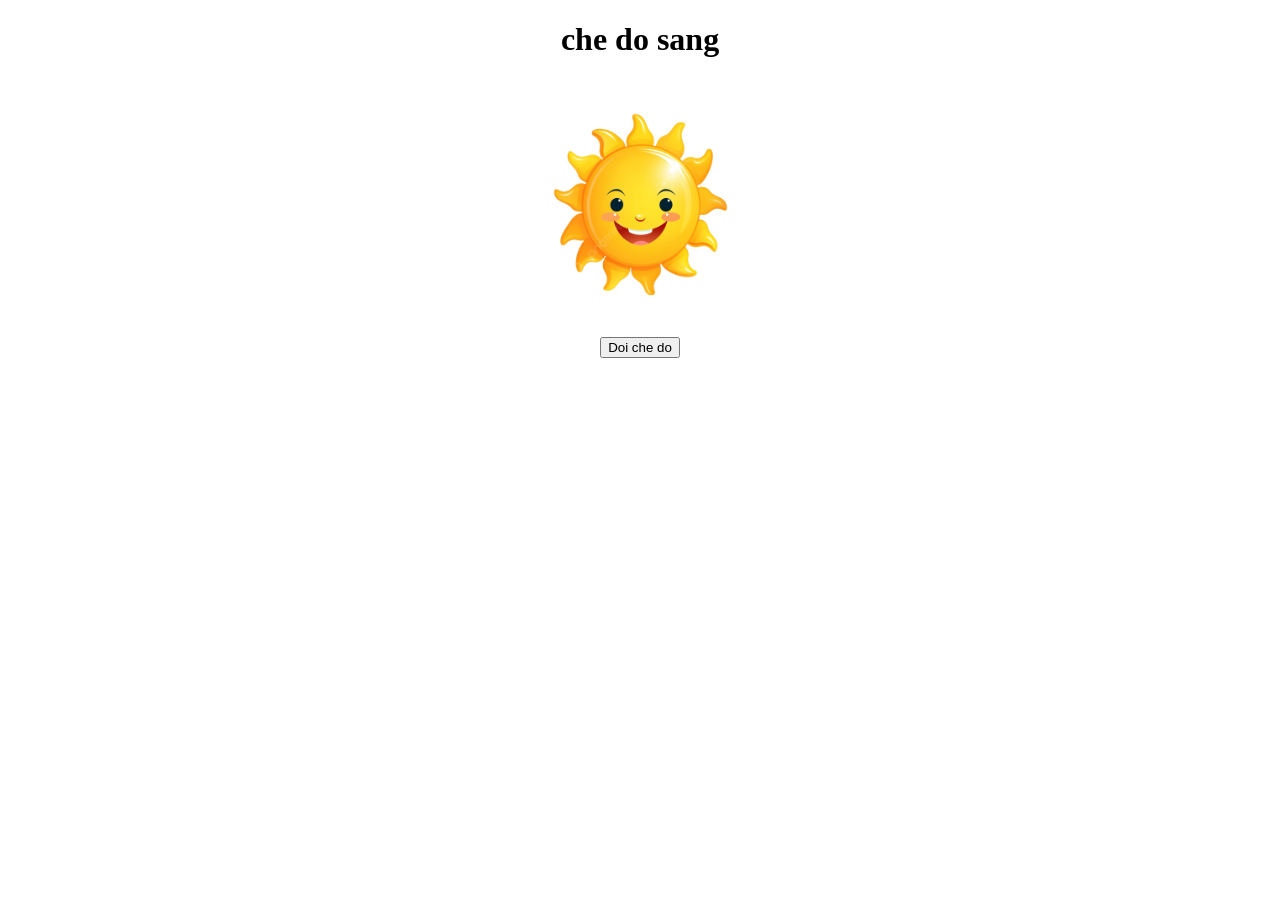
<file: bai9-javascript/index.html>
<!DOCTYPE html>
<html lang="en">
<head>
    <meta charset="UTF-8">
    <meta name="viewport" content="width=device-width, initial-scale=1.0">
    <title>Document</title>
    <style>
       img{
        width:20%;
       }
       .khung{
        width:100%;
        text-align:center;
       }
       .chuc-nang{
        justify-content:center;
       }
    </style>
</head>
<body>
    <div class="khung">
        <h1 class="che-do">che do sang</h1>
        <img  class="anh" src="../anh/mattroi.png">
        <div class="chuc-nang"></div>
        <div>
            <button onclick="doichedo()">Doi che do</button>
        </div>
    </div>
    <script>
        //chedo (boolean: true:sang / fale:toi)
        var chedo = true;
    function doichedo(){
        if (chedo == true) {
            document.getElementsByTagName("body")[0].style = "background-color: black"
        document.getElementsByClassName("che-do")[0].style ="color:white"
        document.getElementsByClassName("che-do")[0].innerHTML ="che do toi"
        document.getElementsByTagName("img")[0].src="../anh/mattrang.png"
        chedo = false;
        }
        else{
        document.getElementsByTagName("body")[0].style = "background-color: white"
        document.getElementsByClassName("che-do")[0].style ="color:black"
        document.getElementsByClassName("che-do")[0].innerHTML ="che do sang"
        document.getElementsByTagName("img")[0].src="../anh/mattroi.png"
        chedo = true;
        }
        
    }
    </script>
</body>
</html>
</file>
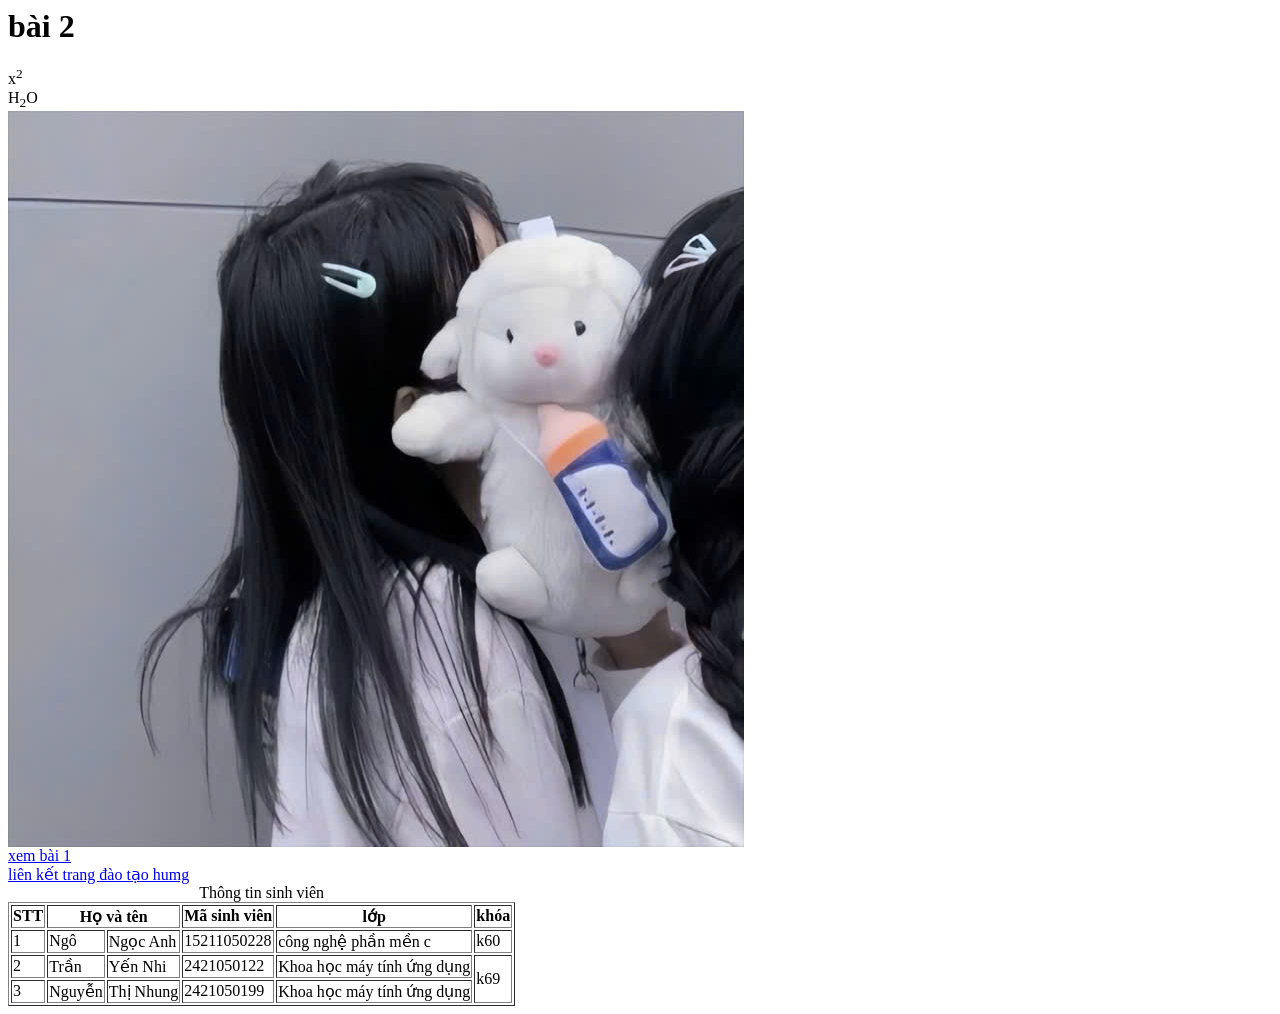
<file: bai2/index1.html>
<html>
    <head>
        <title>bài 2</title>
    </head>
    <body>
        <h1>bài 2</h1>
        <div>
            <!-- chỉ số trên -->
            x<sup>2</sup>
            <br>
            <!-- chỉ số dưới -->
            H<sub>2</sub>O
        </div>
        <div>
            <img src="../anh/avt.jpg">
        </div>
        <div>
            <!-- liên kết  -->
            <a href="index.html">xem bài 1</a>
            <br>
            <a href="https://tuyensinh.humg.edu.vn/Pages/home.aspx">liên kết trang đào tạo humg
                
            </a>
            <div>
                <table border="1">
                    <caption>Thông tin sinh viên</caption>
                    <tr>
                        <th>STT</th>
                        <th colspan="2">Họ và tên</th>
                        <th>Mã sinh viên</th>
                        <th> lớp</th>
                        <th>khóa</th>
                    </tr>
                    <td>1</td>
                    <td>Ngô</td>
                    <td>Ngọc Anh</td>
                    <td>15211050228</td>
                    <td>công nghệ phần mền c</td>
                    <td>k60</td>
                    </tr>
                    <tr>
                        <td>2</td>
                        <td>Trần</td>
                        <td>Yến Nhi</td>
                        <td>2421050122</td>
                        <td>Khoa học máy tính ứng dụng</td>
                        <td rowspan="2">k69</td>
                    </tr>
                    <tr>
                        <td>3</td>
                        <td>Nguyễn</td>
                        <td>Thị Nhung</td>
                        <td>2421050199</td>
                        <td>Khoa học máy tính ứng dụng</td>
                        
                    </tr>
                </table>
            </div>
        </div>
    </body>
</html>
</file>
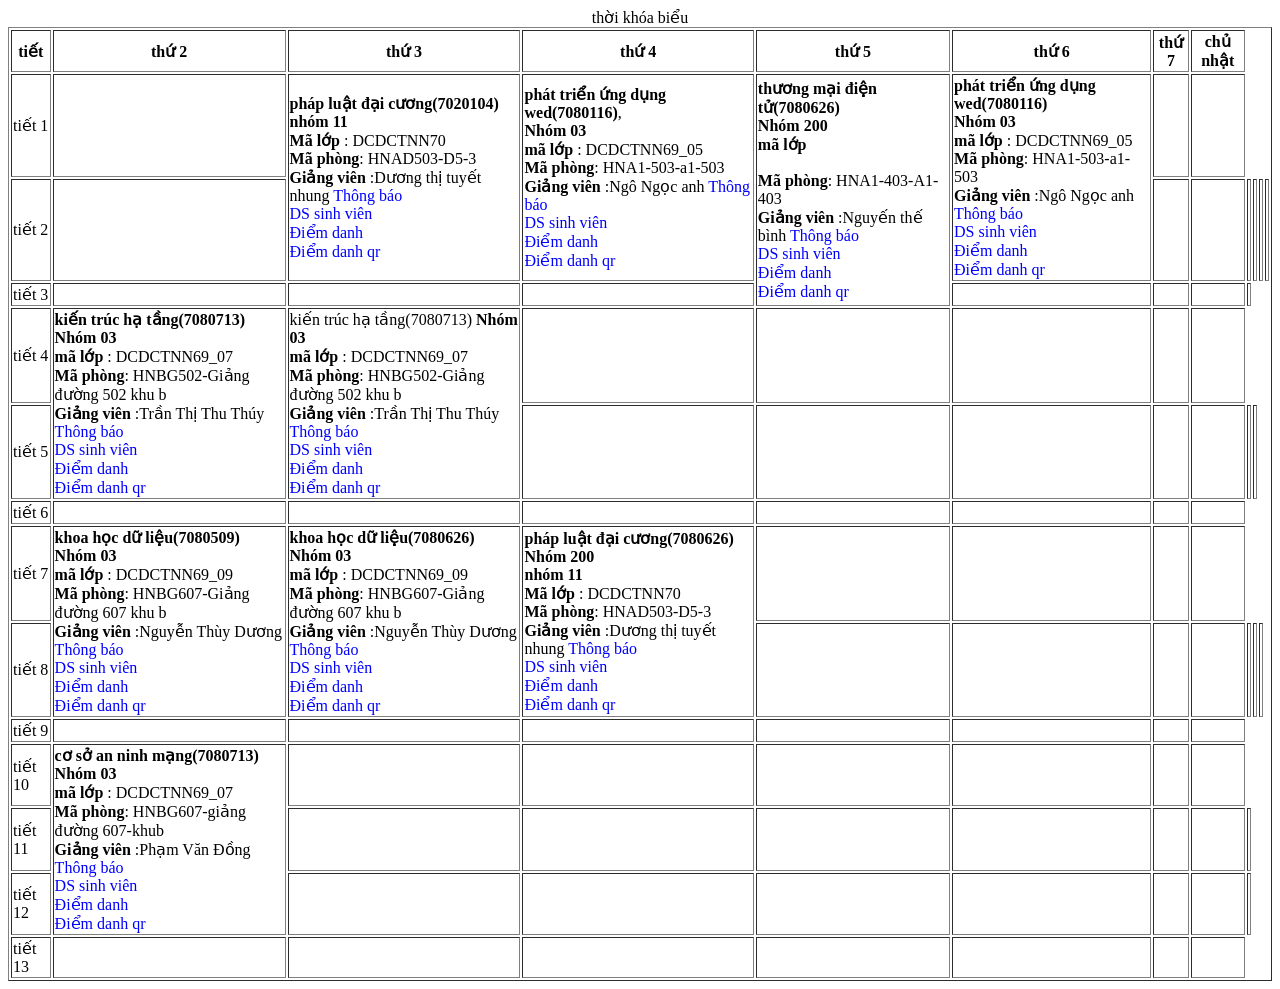
<file: bai3/kiemtra.html>
<html>
    <head>
        <title>kiểm tra b1</title>
    </head>
    <body>
        <table border="1" width="100%">
        <caption>thời khóa biểu</caption>
        <tr>
            <th>tiết</th>
           <th>thứ 2 </th> 
           <th>thứ 3 </th>
           <th>thứ 4 </th>
           <th>thứ 5 </th>
           <th>thứ 6 </th>
           <th>thứ 7 </th>
           <th>chủ nhật</th>
        </tr>

        <tr>
            <td>tiết 1</td>
            <td></td>
            <td rowspan="2"><b>pháp luật đại cương(7020104)</b><br>
                <b>nhóm 11</b>
              <br><b>Mã lớp </b>: DCDCTNN70
              <br><b>Mã phòng</b>: HNAD503-D5-3
               <br><b>Giảng viên</b> :Dương thị tuyết nhung
            <font color="blue">Thông báo
                    <br>
                    DS sinh viên
                    <br>
                    Điểm danh
                    <br>
                    Điểm danh qr
                </font> </td>
             <td rowspan="2"><b>phát triển ứng dụng wed(7080116)</b>,<br>
             <b>Nhóm 03</b><br>
             <b>mã lớp </b>: DCDCTNN69_05
            <br><b>Mã phòng</b>: HNA1-503-a1-503
            <br><b>Giảng viên</b> :Ngô Ngọc anh
            <font color="blue">Thông báo
                    <br>
                    DS sinh viên
                    <br>
                    Điểm danh
                    <br>
                    Điểm danh qr
                </font>
            </td>
            <td rowspan="3"><b>thương mại điện tử(7080626)</b><br><b>Nhóm 200</b><br>
             <b>mã lớp </b><br>
             <br><b>Mã phòng</b>: HNA1-403-A1-403
             <br><b>Giảng viên</b> :Nguyến thế bình
             <font color="blue">Thông báo
                    <br>
                    DS sinh viên
                    <br>
                    Điểm danh
                    <br>
                    Điểm danh qr
                </font>
            </td>
            <td rowspan="2"><b>phát triển ứng dụng wed(7080116)</b><br>
            <b>Nhóm 03</b><br>
             <b>mã lớp </b>: DCDCTNN69_05
            <br><b>Mã phòng</b>: HNA1-503-a1-503
            <br><b>Giảng viên</b> :Ngô Ngọc anh
            <font color="blue">Thông báo
                    <br>
                    DS sinh viên
                    <br>
                    Điểm danh
                    <br>
                    Điểm danh qr
                </font>
            </td>
            <td></td>
            <td></td>
        </tr>
        <tr>
            <td>tiết 2</td>
            <td></td>
            <td></td>
            <td></td>
            <td></td>
            <td></td>
            <td></td>
            <td></td>
        </tr>
        <tr>
            <td>tiết 3</td>
            <td></td>
            <td></td>
            <td></td>
            <td></td>
            <td></td>
            <td></td>
            <td></td>
        </tr>
        <tr>
            <td>tiết 4</td>
            <td rowspan="2"><b>kiến trúc hạ tầng(7080713)</b>
                <b>Nhóm 03</b><br>
             <b>mã lớp </b>: DCDCTNN69_07
            <br><b>Mã phòng</b>: HNBG502-Giảng đường 502 khu b
            <br><b>Giảng viên</b> :Trần Thị Thu Thúy
            <font color="blue">Thông báo
                    <br>
                    DS sinh viên
                    <br>
                    Điểm danh
                    <br>
                    Điểm danh qr
                </font>
            </td>
            <td rowspan="2"><b></b>kiến trúc hạ tầng(7080713)</b>
                <b>Nhóm 03</b><br>
             <b>mã lớp </b>: DCDCTNN69_07
            <br><b>Mã phòng</b>: HNBG502-Giảng đường 502 khu b
            <br><b>Giảng viên</b> :Trần Thị Thu Thúy
            <font color="blue">Thông báo
                    <br>
                    DS sinh viên
                    <br>
                    Điểm danh
                    <br>
                    Điểm danh qr
                </font>
            </td>
            <td></td>
            <td></td>
            <td></td>
            <td></td>
            <td></td>
        </tr>
        <tr>
            <td>tiết 5</td>
            <td></td>
            <td></td>
            <td></td>
            <td></td>
            <td></td>
            <td></td>
            <td></td>
        </tr>
        <tr>
            <td>tiết 6</td>
            <td></td>
            <td></td>
            <td></td>
            <td></td>
            <td></td>
            <td></td>
            <td></td>
        </tr>
        <tr>
            <td>tiết 7</td>
            <td rowspan="2"><b>khoa học dữ liệu(7080509)</b><br><b>Nhóm 03</b><br>
             <b>mã lớp </b>: DCDCTNN69_09
            <br><b>Mã phòng</b>: HNBG607-Giảng đường 607 khu b
            <br><b>Giảng viên</b> :Nguyễn Thùy Dương
            <font color="blue">Thông báo
                    <br>
                    DS sinh viên
                    <br>
                    Điểm danh
                    <br>
                    Điểm danh qr
                </font>
            </td>
            <td rowspan="2"><b>khoa học dữ liệu(7080626)</b><br><b>Nhóm 03</b><br>
             <b>mã lớp </b>: DCDCTNN69_09
            <br><b>Mã phòng</b>: HNBG607-Giảng đường 607 khu b
            <br><b>Giảng viên</b> :Nguyễn Thùy Dương
            <font color="blue">Thông báo
                    <br>
                    DS sinh viên
                    <br>
                    Điểm danh
                    <br>
                    Điểm danh qr
                </font>
            </td>
            <td rowspan="2"><b>pháp luật đại cương(7080626)</b><br><b>Nhóm 200</b><br>
             <b>nhóm 11</b>
              <br><b>Mã lớp </b>: DCDCTNN70
              <br><b>Mã phòng</b>: HNAD503-D5-3
               <br><b>Giảng viên</b> :Dương thị tuyết nhung
            <font color="blue">Thông báo
                    <br>
                    DS sinh viên
                    <br>
                    Điểm danh
                    <br>
                    Điểm danh qr
                </font> </td>
            <td></td>
            <td></td>
            <td></td>
            <td></td>
        </tr>
        <tr>
            <td>tiết 8</td>
            <td></td>
            <td></td>
            <td></td>
            <td></td>
            <td></td>
            <td></td>
            <td></td>
        </tr>
        <tr>
            <td>tiết 9</td>
            <td></td>
            <td></td>
            <td></td>
            <td></td>
            <td></td>
            <td></td>
            <td></td>
        </tr>
        <tr>
            <td>tiết 10</td>
            <td rowspan="3"><b>cơ sở an ninh mạng(7080713)</b><br><b>Nhóm 03</b><br>
             <b>mã lớp </b>: DCDCTNN69_07
            <br><b>Mã phòng</b>: HNBG607-giảng đường 607-khub
            <br><b>Giảng viên</b> :Phạm Văn Đồng
            <font color="blue">Thông báo
                    <br>
                    DS sinh viên
                    <br>
                    Điểm danh
                    <br>
                    Điểm danh qr
                </font>
            </td>
            <td></td>
            <td></td>
            <td></td>
            <td></td>
            <td></td>
            <td></td>
        </tr>
        <tr>
            <td>tiết 11</td>
            <td></td>
            <td></td>
            <td></td>
            <td></td>
            <td></td>
            <td></td>
            <td></td>
        </tr>
        <tr>
            <td>tiết 12</td>
            <td></td>
            <td></td>
            <td></td>
            <td></td>
            <td></td>
            <td></td>
            <td></td>
        </tr>
        <tr>
            <td>tiết 13</td>
            <td></td>
            <td></td>
            <td></td>
            <td></td>
            <td></td>
            <td></td>
            <td></td>
        </tr>
        </table>
    </body>
</html>
</file>
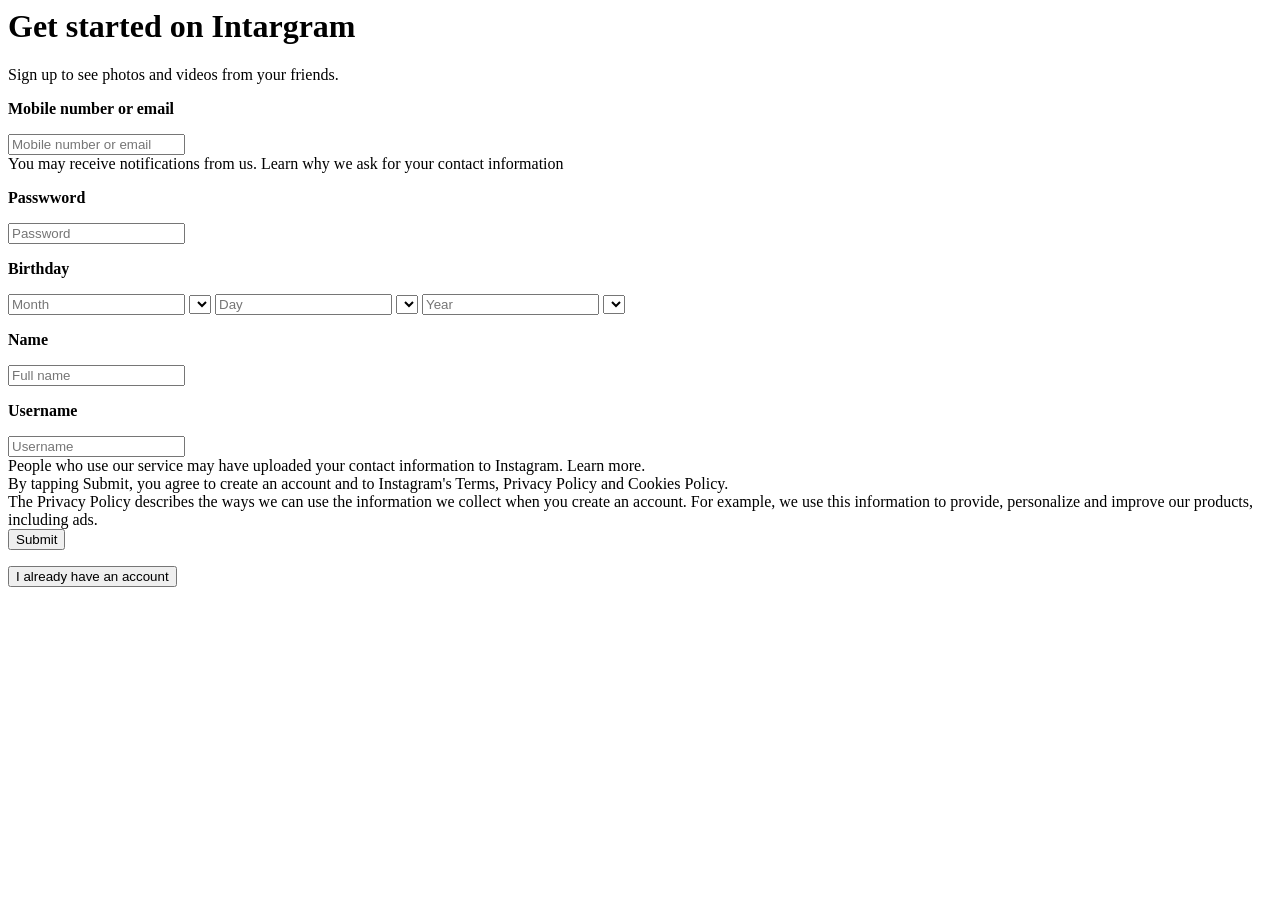
<file: bai5/dangkiig.html>
<html>

<head>
    <title> </title>
</head>

<body>
    <h1>Get started on Intargram</h1>
    Sign up to see photos and videos from your friends.
    <form>
        <div>
            <p><b>Mobile number or email</b></p>
            <input type="tel" placeholder="Mobile number or email">
        </div>
        <div>You may receive notifications from us. Learn why we ask for your contact information</div>
        <div>
            <p><b>Passwword</b></p>
            <input type="passwword" placeholder="Password">
        </div>
        <div>
            <p><b>Birthday</b></p>
            <input list="browwsers" placeholder="Month">
            <select>
                <option value="t1"></option>
                <option value="t2"></option>
                <option value="t3"></option>
                <option value="t4"></option>
                <option value="t5"></option>
                <option value="t6"></option>
                <option value="t7"></option>
                <option value="t8"></option>
                <option value="t9"></option>
                <option value="t10"></option>
                <option value="t11"></option>
                <option value="t12"></option>
            </select>

            <input list="browwsers" placeholder="Day">
            <select>
                <option value="1"></option>
                <option value="2"></option>
                <option value="3"></option>
                <option value="4"></option>
                <option value="5"></option>
                <option value="6"></option>
                <option value="7"></option>
                <option value="8"></option>
                <option value="9"></option>
                <option value="10"></option>
                <option value="11"></option>
                <option value="12"></option>
            </select>

            <input list="browwsers" placeholder="Year">
            <select>
                <option value="2020"></option>
                <option value="2021"></option>
                <option value="2022"></option>
                <option value="2023"></option>
                <option value="2024"></option>
                <option value="2025"></option>
                <option value="2026"></option>
                <option value="2027"></option>
                <option value="2028"></option>
                <option value="2029"></option>
                <option value="2030"></option>
                <option value="2031"></option>
            </select>
        </div>
        <div>
            <p><b>Name</b></p>
            <input type="text" placeholder="Full name">
        </div>
        <div>
            <p><b>Username</b></p>
            <input type="text" placeholder="Username">
        </div>
        <div>
            People who use our service may have uploaded your contact information to Instagram. Learn more.
        </div>
        <div>
            By tapping Submit, you agree to create an account and to Instagram's Terms, Privacy Policy and Cookies
            Policy.
        </div>

        <div>
            The Privacy Policy describes the ways we can use the information we collect when you create an account. For
            example, we use this information to provide, personalize and improve our products, including ads.
        </div>
        <div>
            <input type="Submit">
        </div>
        <div>
            <p>
                <button>I already have an account</button>
            </p>
        </div>
    </form>
</body>

</html>
</file>
<file: style.css>
body{
    background-color:#2F2C38;
    color:white;
}
.danh-sach-muc{
    /* xóa các dấu ở trước danh sách */
    list-style:none;
    display:flex;
    /* khoảng cách */
    gap:20px;
    align-items: center;
}
.lien-ket-muc{
    /* làm mất dấu gạch ngang ở dưới đường dẫn */
    text-decoration: none;
    color:#DBDBDD;
    font-weight:bold;
}
header{
    /* cho các dữ liệu cùng 1 dòng */
    display:flex;
    /* theo thiều dọc */
    align-items:center;
    /* theo chiều ngang */
    justify-content: space-between;
}
.muc{
    /* độ rộng khung */
    padding:15px;
    /* bo tròn góc ảnh */
    border-radius:25px;
}
/* hover là trỏ tới đâu đổi màu tới đó */
.muc:hover{
    background-color:gray;
}
.logo{
    width:50px;
}

.avata{
    width:50%;
    
}
.dang-chon{
    background-color:#4E4B52;
}
.banner{
   
    width:95%;
    /* height:20vh; */
    margin:20px auto;
    border-radius:20px;
}

.banner-anh{
    width:100%;
    border-radius:20px;
    height:700px;
}
.danh-sach-the-loai{
    width:95%;
    height:20vh;
    margin:10px auto;
    
}
.phim{
    display:flex;
    justify-content: space-between;
    gap:8px;
}
.phim-poster{
    width:20%;
    height:20vh;
    border-radius: 15px;
    background-color:aliceblue;
}
.danh-sach-nhan-vat{
    display:flex;
    justify-content: space-between;
    gap:1px;
}
.nhan-vat{
    width:200px;
    height:200px;
    border-radius:50%;
}
.thong-tin{
    display:flex;
    justify-content:center;
    gap:30px;
    color:gray;
}
.video-item {
    background-color: #1f1f1f;
    border-radius: 6px;
    overflow: hidden;
    cursor: pointer;
    transition: transform 0.2s, border-color 0.2s;
    border: 2px solid transparent;
}
</file>
<file: bai5/style.css>
h3{
    color:green;
}
#tieude{
    color:pink;
}
.tieude{
    background-color:black
}
h3.tieude2{
    background-color:orange;
}
</file>
